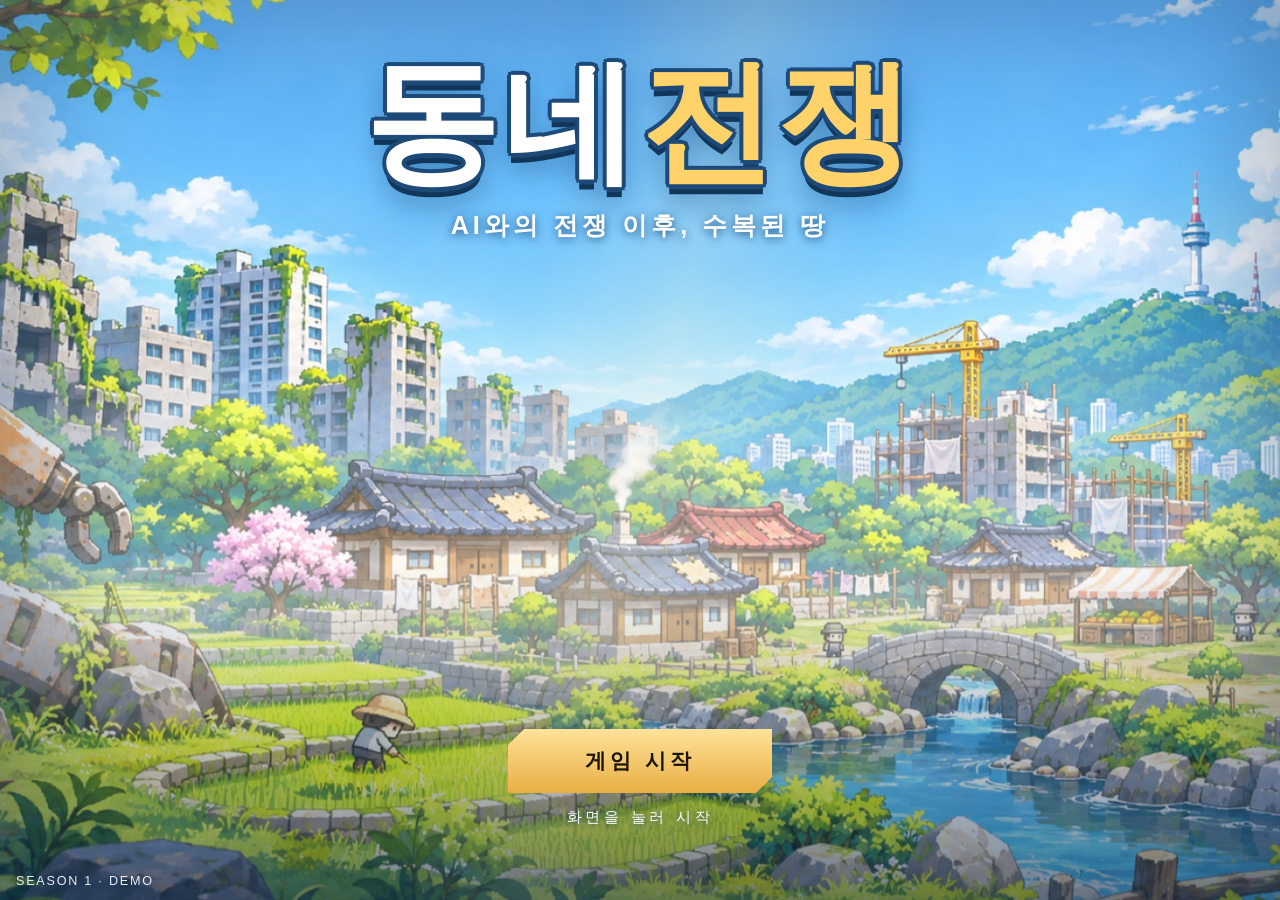
<file: index.html>
<!doctype html>
<html lang="ko"><head><meta charset="utf-8"><meta name="viewport" content="width=device-width,initial-scale=1">
<title>동네전쟁 지도 시안</title>
<link rel="stylesheet" href="style.css?v=19"></head><body>
<canvas id="cv"></canvas>
<div id="hud">
  <div class="top">
    <div class="glass season"><b>동네<em>전쟁</em></b><small>SEASON 1 · WEEK 1</small></div>
    <div class="glass crumbs" id="crumb"></div>
    <div class="sp"></div>
    <div class="glass chip"><svg viewBox="0 0 24 24" fill="none" stroke="#6fe3ff" stroke-width="2"><path d="M5 21V4h12l-2 4 2 4H5"/></svg><div><div class="k">수복 지역</div><div class="v" id="sOpen">2/16</div></div></div>
    <div class="glass chip"><svg viewBox="0 0 24 24" fill="none" stroke="#f0c46a" stroke-width="2"><circle cx="9" cy="8" r="3.5"/><path d="M2 20c0-4 3-6 7-6s7 2 7 6M17 5a3.5 3.5 0 0 1 0 7M19 20c0-3-1-4.5-3-5.5"/></svg><div><div class="k">인구 (DEMO)</div><div class="v"><span id="sPop">0</span><span class="d">▲ 300</span></div></div></div>
    <div class="glass chip opt"><svg viewBox="0 0 24 24" fill="none" stroke="#7dffb2" stroke-width="2"><path d="M3 20h18M5 20V9l7-5 7 5v11M10 20v-6h4v6"/></svg><div><div class="k">건물 (DEMO)</div><div class="v" id="sBld">0</div></div></div>
  </div>
  <div class="glass" id="side"></div>
  <div class="glass" id="mini"><div class="t">MINIMAP</div><canvas id="mc"></canvas></div>
  <div class="glass" id="ticker"><b><span class="dot"></span>LIVE</b><span id="tk">AI 신호 감지: 충청권 경계에서 이상 활동. 수복 지역은 방어 태세를 유지합니다.</span></div>
  <button id="act"><div><small>다음 수복 작전</small>신청 게시글 열기</div><svg width="22" height="22" viewBox="0 0 24 24" fill="none" stroke="#1a1405" stroke-width="2.4"><path d="M5 12h14M13 6l6 6-6 6"/></svg></button>
  <div class="glass" id="toast"></div>
</div>
<div id="title">
  <div class="bg" id="tbg"></div><div class="mist m1"></div><div class="mist m2"></div><div class="sweep"></div><div class="vig"></div>
  <div class="logo"><h1>동네<em>전쟁</em></h1><p>AI와의 전쟁 이후, 수복된 땅</p></div>
  <div class="start"><button class="btn" id="startBtn">게임 시작</button><div class="hintt">화면을 눌러 시작</div></div>
  <div class="ver">SEASON 1 · DEMO</div>
</div>
<script src="app.js?v=19"></script>
<script src="terrain.js?v=19"></script>
<script src="landmarks.js?v=19"></script>
<script src="card.js?v=19"></script>
</body></html>
</file>
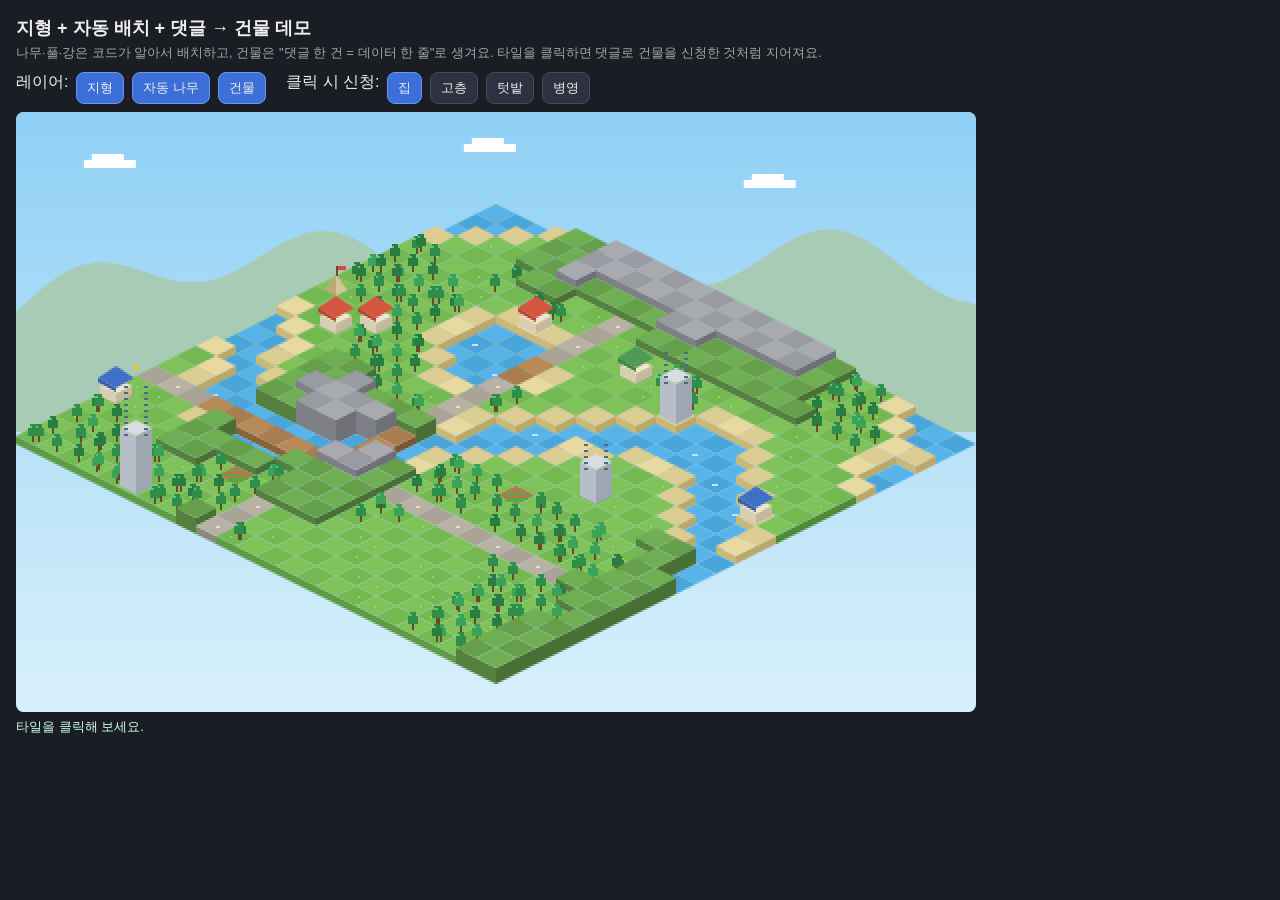
<file: demo/terrain.html>
<!doctype html>
<html lang="ko"><head><meta charset="utf-8"><meta name="viewport" content="width=device-width,initial-scale=1">
<title>지형·자동 배치 데모</title>
<style>
body{margin:0;background:#1b1d24;color:#eee;font-family:-apple-system,"Apple SD Gothic Neo",sans-serif;padding:16px}
h1{font-size:18px;margin:0 0 4px}p.s{margin:0 0 10px;color:#9aa;font-size:13px}
.bar{display:flex;flex-wrap:wrap;gap:8px;margin:8px 0}
button{background:#2d3140;color:#eee;border:1px solid #444a5e;border-radius:8px;padding:6px 10px;font-size:13px;cursor:pointer}
button.on{background:#3d6fd8;border-color:#6a95f0}
canvas{width:100%;max-width:960px;display:block;image-rendering:pixelated;border-radius:8px;background:#9bd4f2}
#log{font-size:13px;color:#cfe;min-height:20px;margin-top:6px}
</style></head><body>
<h1>지형 + 자동 배치 + 댓글 → 건물 데모</h1>
<p class="s">나무·풀·강은 코드가 알아서 배치하고, 건물은 "댓글 한 건 = 데이터 한 줄"로 생겨요. 타일을 클릭하면 댓글로 건물을 신청한 것처럼 지어져요.</p>
<div class="bar">
<span>레이어:</span>
<button id="l1" class="on">지형</button><button id="l2" class="on">자동 나무</button><button id="l3" class="on">건물</button>
<span style="margin-left:12px">클릭 시 신청:</span>
<button class="bt on" data-t="house">집</button><button class="bt" data-t="tower">고층</button><button class="bt" data-t="farm">텃밭</button><button class="bt" data-t="tent">병영</button>
</div>
<canvas id="c" width="480" height="300"></canvas>
<div id="log">타일을 클릭해 보세요.</div>
<script>
const W=480,H=300,N=24,TW=20,TH=10,HZ=4,OX=W/2,OY=46;
const cv=document.getElementById('c'),g=cv.getContext('2d');
// ---------- 난수/노이즈 ----------
function hash(x,y,s){let h=(x*374761393+y*668265263+s*1442695041)|0;h=(h^(h>>>13))*1274126177|0;return((h^(h>>>16))>>>0)/4294967295}
function vnoise(x,y,s){const xi=Math.floor(x),yi=Math.floor(y),xf=x-xi,yf=y-yi;const u=xf*xf*(3-2*xf),v=yf*yf*(3-2*yf);
 const a=hash(xi,yi,s),b=hash(xi+1,yi,s),c=hash(xi,yi+1,s),d=hash(xi+1,yi+1,s);return a+(b-a)*u+(c-a)*v+(a-b-c+d)*u*v}
const fbm=(x,y,s)=>vnoise(x,y,s)*.6+vnoise(x*2,y*2,s+1)*.3+vnoise(x*4,y*4,s+2)*.1;
// ---------- 지형 생성 ----------
const T=[];// {type,h,forest}
for(let y=0;y<N;y++){T[y]=[];for(let x=0;x<N;x++){
  const e=fbm(x*.13,y*.13,3),f=fbm(x*.2,y*.2,9);
  const rd=Math.abs(y-(12+5*Math.sin(x*.28)))<1.4;
  let type='grass',h=1;
  if(rd||e<.3)type='water',h=0;
  else if(e>.7)type='rock',h=3;else if(e>.6)type='hill',h=2;
  T[y][x]={type,h,forest:type==='grass'&&f>.56};
}}
for(let y=0;y<N;y++)for(let x=0;x<N;x++){const t=T[y][x];if(t.type!=='grass')continue;
  for(const[dx,dy]of[[1,0],[-1,0],[0,1],[0,-1]]){const n=T[y+dy]&&T[y+dy][x+dx];if(n&&n.type==='water'){t.type='sand';t.forest=false}}}
// 도로(가로 y=17, 세로 x=9) / 강 위는 다리
for(let i=0;i<N;i++){for(const[x,y]of[[i,17],[9,i]]){const t=T[y][x];if(t.type==='water')t.type='bridge',t.h=1;else if(t.type!=='rock'&&t.type!=='hill'){t.type='road';t.forest=false}}}
// ---------- 건물 데이터 (이게 "댓글 집계 결과" 에 해당) ----------
const B=[];
function canBuild(x,y){const t=T[y]&&T[y][x];return t&&(t.type==='grass'||t.type==='sand')&&!B.some(b=>b.x===x&&b.y===y)}
function add(x,y,type,floors,who,anim=true){if(!canBuild(x,y))return false;T[y][x].forest=false;B.push({x,y,type,floors,who,t0:anim?performance.now():-1e9});return true}
const seed=[['house',2],['house',2],['house',2],['house',2],['farm',1],['farm',1],['tent',1],['tower',6],['tower',9],['tower',5],['house',2],['house',2]];
let k=0;for(const[t,f]of seed){for(let tries=0;tries<400;tries++){const x=(hash(k,tries,5)*N)|0,y=(hash(k,tries,6)*N)|0;if(Math.abs(x-9)<=2||Math.abs(y-17)<=2||true){if(add(x,y,t,f,'기존',false))break}}k++}
// ---------- 그리기 ----------
const COL={grass:['#7fc25a','#74b851'],sand:['#e8d9a0','#dccd92'],road:['#b9b2a4','#aaa497'],bridge:['#b88a58','#a97d4e'],water:['#58b4e8','#4aa5da'],hill:['#6fae52','#659f49'],rock:['#a9aab0','#9a9ba2']};
const SIDE={grass:['#5e9b45','#4f8a3a'],sand:['#c9b878','#b9a86a'],road:['#8d877b','#7d776c'],bridge:['#8a6238','#7a5530'],water:['#3a8fc4','#3a8fc4'],hill:['#557f3f','#487035'],rock:['#7e7f86','#6f7077']};
const sx=(x,y)=>OX+(x-y)*TW/2, sy=(x,y,h)=>OY+(x+y)*TH/2-h*HZ;
function poly(pts,col){g.fillStyle=col;g.beginPath();g.moveTo(pts[0][0],pts[0][1]);for(let i=1;i<pts.length;i++)g.lineTo(pts[i][0],pts[i][1]);g.closePath();g.fill()}
function diamond(x,y,h,col,sc=1){const cx=sx(x,y),cy=sy(x,y,h);poly([[cx,cy],[cx+TW/2*sc,cy+TH/2*sc],[cx,cy+TH*sc],[cx-TW/2*sc,cy+TH/2*sc]],col)}
function sides(x,y,h,c1,c2,depth){const cx=sx(x,y),cy=sy(x,y,h),d=depth*HZ;
 poly([[cx-TW/2,cy+TH/2],[cx,cy+TH],[cx,cy+TH+d],[cx-TW/2,cy+TH/2+d]],c1);poly([[cx+TW/2,cy+TH/2],[cx,cy+TH],[cx,cy+TH+d],[cx+TW/2,cy+TH/2+d]],c2)}
function box(x,y,h,hp,c){const cx=sx(x,y),cy=sy(x,y,h)-hp,s=.8;const w=TW/2*s,t=TH/2*s;
 poly([[cx-w,cy+TH/2],[cx,cy+TH/2+t],[cx,cy+TH/2+t+hp],[cx-w,cy+TH/2+hp]],c[1]);
 poly([[cx+w,cy+TH/2],[cx,cy+TH/2+t],[cx,cy+TH/2+t+hp],[cx+w,cy+TH/2+hp]],c[2]);
 poly([[cx,cy+TH/2-t],[cx+w,cy+TH/2],[cx,cy+TH/2+t],[cx-w,cy+TH/2]],c[0]);return{cx,cy:cy+TH/2,w,t}}
function tree(x,y,h,i){const cx=sx(x,y)+((hash(x,y,i)-.5)*6|0),cy=sy(x,y,h)+TH/2+((hash(x,y,i+7)-.5)*3|0);
 g.fillStyle='#6b4a2c';g.fillRect(cx,cy,1,3);const c=['#2f8f4a','#3aa357','#2a7d41'][(hash(x,y,i+3)*3)|0];
 g.fillStyle=c;g.fillRect(cx-2,cy-4,5,4);g.fillRect(cx-1,cy-6,3,2);g.fillStyle='#5dc47a';g.fillRect(cx-1,cy-5,1,1)}
const layers={1:true,2:true,3:true};
function drawTile(x,y,time){const t=T[y][x],col=COL[t.type][(x+y)&1];
 const nr=T[y][x+1]?T[y][x+1].h:0,nl=T[y+1]?T[y+1][x].h:0;
 const dR=t.h-nr,dL=t.h-nl;
 if(t.type!=='water'){if(dL>0)sides(x,y,t.h,SIDE[t.type][0],SIDE[t.type][1],0);// placeholder
  const cx=sx(x,y),cy=sy(x,y,t.h);
  if(dL>0)poly([[cx-TW/2,cy+TH/2],[cx,cy+TH],[cx,cy+TH+dL*HZ],[cx-TW/2,cy+TH/2+dL*HZ]],SIDE[t.type][0]);
  if(dR>0)poly([[cx+TW/2,cy+TH/2],[cx,cy+TH],[cx,cy+TH+dR*HZ],[cx+TW/2,cy+TH/2+dR*HZ]],SIDE[t.type][1])}
 diamond(x,y,t.h,col);
 if(t.type==='water'&&((Math.floor(time/500)+x*3+y*5)%11===0)){const cx=sx(x,y),cy=sy(x,y,0);g.fillStyle='#bfe6fa';g.fillRect(cx-2,cy+TH/2,3,1)}
 if(t.type==='road'&&(x+y)%2===0){const cx=sx(x,y),cy=sy(x,y,t.h);g.fillStyle='#e6e0d0';g.fillRect(cx,cy+TH/2,2,1)}
 if(t.type==='grass'&&hash(x,y,2)>.7){const cx=sx(x,y),cy=sy(x,y,t.h);g.fillStyle='#93d46f';g.fillRect(cx+((hash(x,y,4)*8-4)|0),cy+TH/2,1,1)}}
function drawBuilding(b,time){const t=T[b.y][b.x];let p=1;if(b.t0>0){p=Math.min(1,(time-b.t0)/500);p=1-Math.pow(1-p,3)}
 const h=t.h;
 if(b.type==='house'){const hp=Math.round(5*p);const o=box(b.x,b.y,h,hp,['#f1e6cf','#d9cdb2','#c4b99d']);
  const ry=o.cy-hp*0+ -0;const rc=[['#d6553f','#b8432f'],['#3f6fc7','#335aa3'],['#4f9a55','#3e7f44']][(b.x+b.y)%3];
  poly([[o.cx-o.w-1,o.cy-hp+TH/2*0+1+hp*0],[o.cx,o.cy-hp-5*p],[o.cx+o.w+1,o.cy-hp+1],[o.cx,o.cy-hp+o.t+2]].map(a=>[a[0],a[1]+hp*0-0]),rc[0]);
  poly([[o.cx-o.w-1,o.cy-hp+1],[o.cx,o.cy-hp+o.t+2],[o.cx,o.cy-hp+o.t+4],[o.cx-o.w-1,o.cy-hp+3]],rc[1])}
 else if(b.type==='tower'){const fl=Math.max(1,Math.round(b.floors*p)),hp=fl*3+2;
  const o=box(b.x,b.y,h,hp,['#d8dde3','#b7bec8','#9ea6b2']);
  g.fillStyle='#4a6a8c';for(let i=0;i<fl;i++){g.fillRect(o.cx-o.w+2,o.cy-hp+TH/2+3+i*3+ -TH/2+TH/2-(0)+ -0 -0 +0,2,1);g.fillRect(o.cx+o.w-4,o.cy-hp+TH/2+3+i*3+0 -TH/2+TH/2,2,1)}
  if(b.floors>=8){g.fillStyle='#e8c34a';g.fillRect(o.cx-1,o.cy-hp-3,2,3)}}
 else if(b.type==='farm'){diamond(b.x,b.y,h,'#a97d4e',.9);for(let i=-2;i<=2;i++){const cx=sx(b.x,b.y),cy=sy(b.x,b.y,h)+TH/2;g.fillStyle='#5aa83f';g.fillRect(cx+i*2-1,cy-1+Math.abs(i)*0,2,1);g.fillRect(cx+i*2,cy+1,2,1);g.fillRect(cx+i*2-2,cy+2,2,1)}}
 else if(b.type==='tent'){const cx=sx(b.x,b.y),cy=sy(b.x,b.y,h)+TH/2+2;const s=p;poly([[cx-7,cy+2],[cx,cy-8*s],[cx+7,cy+2],[cx,cy+5]],'#d7c49a');poly([[cx-7,cy+2],[cx,cy+5],[cx,cy-8*s]],'#bda877');g.fillStyle='#6b4a2c';g.fillRect(cx,cy-12*s,1,5*s);g.fillStyle='#e0463a';g.fillRect(cx+1,cy-12*s,4,2)}}
let hover=null,bt='house',t0=0;
function frame(time){
 g.imageSmoothingEnabled=false;
 const sky=g.createLinearGradient(0,0,0,H);sky.addColorStop(0,'#8fd0f5');sky.addColorStop(1,'#d9f0fb');g.fillStyle=sky;g.fillRect(0,0,W,H);
 // 먼 산 실루엣
 g.fillStyle='#a8cbb5';g.beginPath();g.moveTo(0,120);for(let x=0;x<=W;x+=8)g.lineTo(x,100-30*Math.abs(Math.sin(x*.012))-12*Math.sin(x*.05));g.lineTo(W,160);g.lineTo(0,160);g.fill();
 // 먼 구름
 g.fillStyle='#fff';[[60,24],[250,16],[390,34]].forEach(([x,y])=>{x=(x+time*.003)%(W+60)-30;g.fillRect(x,y,26,4);g.fillRect(x+4,y-3,16,3)});
 const items=[];
 for(let s=0;s<2*N-1;s++)for(let y=0;y<N;y++){const x=s-y;if(x<0||x>=N)continue;
  if(layers[1])drawTile(x,y,time);
  if(layers[2]&&T[y][x].forest){const n=1+((hash(x,y,1)*2)|0);for(let i=0;i<n;i++)tree(x,y,T[y][x].h,i)}
  if(layers[3]){const b=B.find(b=>b.x===x&&b.y===y);if(b)drawBuilding(b,time)}
  if(hover&&hover.x===x&&hover.y===y){g.globalAlpha=.45;diamond(x,y,T[y][x].h,canBuild(x,y)?'#fff':'#e33');g.globalAlpha=1}
 }
 requestAnimationFrame(frame)}
requestAnimationFrame(frame);
// ---------- 입력 ----------
function pick(e){const r=cv.getBoundingClientRect(),mx=(e.clientX-r.left)*W/r.width,my=(e.clientY-r.top)*H/r.height;
 const dx=mx-OX,dy=my-OY+HZ*1-TH/2;const a=dx/(TW/2),b=dy/(TH/2);const x=Math.round((a+b)/2),y=Math.round((b-a)/2);
 return(x>=0&&y>=0&&x<N&&y<N)?{x,y}:null}
cv.addEventListener('mousemove',e=>hover=pick(e));cv.addEventListener('mouseleave',()=>hover=null);
const names=['민수','지은','현우','서연','도윤','하준'],gu=['마포구','종로구','강서구','성동구','송파구','관악구'];
cv.addEventListener('click',e=>{const p=pick(e);if(!p)return;const lab={house:'집',tower:'고층',farm:'텃밭',tent:'병영'}[bt];
 const fl=bt==='tower'?4+((Math.random()*6)|0):bt==='house'?2:1;
 const ok=add(p.x,p.y,bt,fl,'신청');const who=names[(Math.random()*6)|0],area=gu[(Math.random()*6)|0];
 document.getElementById('log').textContent=ok?`댓글 "${area} / ${who} / ${lab}" → 건물 1개 생성 (데이터 한 줄 추가)`:'여기는 지을 수 없는 칸이에요 (물·산·도로·이미 건물).'});
document.querySelectorAll('.bt').forEach(b=>b.onclick=()=>{document.querySelectorAll('.bt').forEach(x=>x.classList.remove('on'));b.classList.add('on');bt=b.dataset.t});
[1,2,3].forEach(i=>document.getElementById('l'+i).onclick=e=>{layers[i]=!layers[i];e.target.classList.toggle('on',layers[i])});
</script></body></html>
</file>
<file: style.css>
:root{--sl:env(safe-area-inset-left,0px);--sr:env(safe-area-inset-right,0px);--st:env(safe-area-inset-top,0px);--sb:env(safe-area-inset-bottom,0px);--cy:#6fe3ff;--gold:#f0c46a;--ink:#0d1b2c;--txt:#eaf6ff;--mut:#93aac0;--red:#ff5d73}
*{box-sizing:border-box}
html,body{height:100%;margin:0;overflow:hidden;background:#9bd8ef}
body{word-break:keep-all;overflow-wrap:break-word;line-break:strict;font-family:"Pretendard Variable",Pretendard,-apple-system,"Apple SD Gothic Neo","Noto Sans KR",sans-serif;color:var(--txt);-webkit-font-smoothing:antialiased;letter-spacing:-.01em}
#cv{position:fixed;inset:0;width:100%;height:100%;display:block}
#hud{position:fixed;inset:0;pointer-events:none}
#hud>*{pointer-events:auto}
/* 반투명 면취(chamfer) 패널 */
.glass{position:relative;background:linear-gradient(180deg,rgba(16,34,56,.80),rgba(10,24,42,.74));backdrop-filter:blur(4px);-webkit-backdrop-filter:blur(4px);
  clip-path:polygon(12px 0,100% 0,100% calc(100% - 12px),calc(100% - 12px) 100%,0 100%,0 12px);color:var(--txt)}
.glass::before{content:"";position:absolute;inset:0;pointer-events:none;clip-path:inherit;padding:1px;
  background:linear-gradient(135deg,rgba(111,227,255,.85),rgba(111,227,255,.06) 45%,rgba(240,196,106,.65));
  -webkit-mask:linear-gradient(#000 0 0) content-box,linear-gradient(#000 0 0);-webkit-mask-composite:xor;mask-composite:exclude}
.glass::after{content:"";position:absolute;left:0;top:0;width:12px;height:12px;pointer-events:none;background:linear-gradient(135deg,transparent 49%,rgba(111,227,255,.8) 50%,transparent 53%)}
.top{position:fixed;top:calc(12px + var(--st));left:calc(14px + var(--sl));right:calc(14px + var(--sr));display:flex;gap:10px;align-items:stretch;pointer-events:none}
.top>*{pointer-events:auto}
.chip{display:flex;align-items:center;gap:9px;padding:8px 16px 8px 12px;min-height:40px}
.chip svg{width:18px;height:18px;flex:none}
.chip .k{font-size:10px;color:var(--mut);letter-spacing:.14em;line-height:1}
.chip .v{font-size:17px;font-weight:700;font-variant-numeric:tabular-nums;line-height:1.1}
.chip .d{font-size:11px;color:#7dffb2;margin-left:2px;animation:blink 1.6s steps(2,end) infinite}
.season{padding:8px 18px;display:flex;flex-direction:column;justify-content:center}
.season b{font-size:16px;letter-spacing:.06em}.season b em{font-style:normal;color:var(--gold)}
.season small{font-size:10px;color:var(--mut);letter-spacing:.18em}
.sp{flex:1}
.crumbs{display:flex;align-items:center;gap:6px;padding:0 14px;font-size:13px;color:var(--mut)}
.crumbs button{all:unset;cursor:pointer;color:var(--txt);padding:4px 6px}
.crumbs button:hover{color:var(--cy)}
.crumbs button.cur{color:var(--gold);cursor:default}
@keyframes blink{50%{opacity:.2}}
@keyframes glow{50%{box-shadow:0 0 26px rgba(240,196,106,.75)}}
.dot{display:inline-block;width:8px;height:8px;background:var(--red);margin-right:8px;animation:blink 1s steps(2,end) infinite;box-shadow:0 0 8px var(--red)}
.dot.g{background:#46ffa0;box-shadow:0 0 8px #46ffa0}
#side{position:fixed;top:calc(66px + var(--st));right:calc(14px + var(--sr));width:310px;bottom:calc(86px + var(--sb));padding:16px 16px 12px;overflow:auto;transition:transform .35s}
#side.hide{transform:translateX(calc(340px + var(--sr)))}
.eyebrow{font-size:10px;letter-spacing:.2em;color:var(--cy);display:flex;align-items:center}
#side h2{margin:6px 0 2px;font-size:26px;letter-spacing:-.02em;text-shadow:0 0 18px rgba(111,227,255,.35)}
.sub{font-size:12px;color:var(--mut);line-height:1.55}
.hr{height:1px;background:linear-gradient(90deg,rgba(111,227,255,.6),transparent);margin:12px 0}
.kv{display:flex;justify-content:space-between;align-items:center;padding:6px 0;font-size:13px;color:#c5d6e6}
.kv b{font-size:15px;color:#fff;font-variant-numeric:tabular-nums}
.bar{height:6px;background:rgba(255,255,255,.1);margin-top:4px;position:relative;overflow:hidden}
.bar i{position:absolute;inset:0 auto 0 0;background:linear-gradient(90deg,var(--cy),#7dffb2)}
.rank{display:flex;flex-direction:column;gap:1px;max-height:240px;overflow:auto;margin:0 -6px}
.rank button{all:unset;cursor:pointer;display:grid;grid-template-columns:24px 1fr auto;gap:8px;padding:6px;font-size:13px;color:#c5d6e6;border-left:2px solid transparent}
.rank button:hover{background:rgba(111,227,255,.1)}
.rank button.on{background:rgba(240,196,106,.14);border-left-color:var(--gold);color:#fff}
.rank i{font-style:normal;font-size:11px;color:var(--mut)}
.go{all:unset;cursor:pointer;display:flex;justify-content:space-between;align-items:center;margin-top:12px;padding:12px 14px;font-weight:800;font-size:14px;color:#1a1405;background:linear-gradient(180deg,#ffe29a,#e9ae43);clip-path:polygon(10px 0,100% 0,100% calc(100% - 10px),calc(100% - 10px) 100%,0 100%,0 10px);animation:glow 2.2s ease-in-out infinite}
.go:hover{filter:brightness(1.08)}
.note{font-size:10.5px;color:#7890a6;line-height:1.55;margin-top:14px}
#mini{position:fixed;left:calc(14px + var(--sl));bottom:calc(14px + var(--sb));width:190px;height:180px;padding:6px}
#mini canvas{width:100%;height:100%;display:block;cursor:pointer}
#mini .t{position:absolute;left:20px;top:6px;font-size:9px;letter-spacing:.2em;color:var(--cy)}
#ticker{position:fixed;left:calc(218px + var(--sl));right:calc(340px + var(--sr));min-width:0;bottom:calc(14px + var(--sb));height:44px;display:flex;align-items:center;padding:0 16px;font-size:13px}
#ticker b{color:var(--gold);margin-right:10px;letter-spacing:.1em;font-size:11px}
#act{position:fixed;right:calc(14px + var(--sr));bottom:calc(14px + var(--sb));width:310px;height:58px;padding:0 18px;display:flex;align-items:center;justify-content:space-between;cursor:pointer;border:0;color:#1a1405;font-weight:800;font-size:15px;
  background:linear-gradient(180deg,#ffe29a,#e9ae43);clip-path:polygon(14px 0,100% 0,100% calc(100% - 14px),calc(100% - 14px) 100%,0 100%,0 14px);animation:glow 2.2s ease-in-out infinite}
#act small{display:block;font-size:10px;letter-spacing:.14em;opacity:.7;font-weight:700}
.banner{position:fixed;transform:translate(-50%,-100%);padding:5px 12px 5px 10px;font-size:12px;font-weight:700;white-space:nowrap;display:flex;align-items:center;gap:8px;cursor:pointer;
  background:linear-gradient(180deg,rgba(16,34,56,.86),rgba(10,24,42,.8));clip-path:polygon(8px 0,100% 0,100% calc(100% - 8px),calc(100% - 8px) 100%,0 100%,0 8px);box-shadow:none}
.banner span{color:var(--gold);font-variant-numeric:tabular-nums;font-size:11px}
.banner.ai{color:#9ab4cc;background:rgba(10,18,32,.7);font-weight:600}
.banner.on{background:linear-gradient(180deg,rgba(240,196,106,.95),rgba(220,160,60,.92));color:#1a1405}.banner.on span{color:#4a3200}
#toast{position:fixed;left:50%;top:calc(72px + var(--st));transform:translateX(-50%);max-width:min(92vw,520px);padding:10px 18px;font-size:13px;line-height:1.5;text-align:center;white-space:normal;opacity:0;transition:opacity .25s;pointer-events:none}
#toast.on{opacity:1}
/* ---------- 타이틀 화면 ---------- */
#title{position:fixed;inset:0;z-index:50;overflow:hidden;background:#7fc4ee;cursor:pointer;transition:opacity .9s ease,transform .9s ease}
#title.out{opacity:0;transform:scale(1.06);pointer-events:none}
#title .bg{position:absolute;inset:-4%;background:url(assets/keyart.jpg) center/cover no-repeat;animation:drift 28s ease-in-out infinite alternate;will-change:transform}
@keyframes drift{from{transform:scale(1.04) translate(-1%,0)}to{transform:scale(1.1) translate(1%,-1%)}}
#title .mist{position:absolute;left:-20%;width:140%;height:34%;pointer-events:none;filter:blur(24px);opacity:.55;
  background:radial-gradient(ellipse at 20% 50%,rgba(255,255,255,.9),transparent 55%),radial-gradient(ellipse at 70% 40%,rgba(255,255,255,.8),transparent 50%)}
#title .m1{bottom:14%;animation:mist 40s linear infinite}
#title .m2{bottom:32%;opacity:.35;animation:mist 62s linear infinite reverse}
@keyframes mist{from{transform:translateX(-6%)}to{transform:translateX(6%)}}
#title .sweep{position:absolute;inset:0;pointer-events:none;background:linear-gradient(105deg,transparent 40%,rgba(255,250,220,.22) 50%,transparent 60%);animation:sweep 9s ease-in-out infinite}
@keyframes sweep{0%{transform:translateX(-60%)}100%{transform:translateX(60%)}}
#title .vig{position:absolute;inset:0;pointer-events:none;box-shadow:inset 0 0 160px rgba(10,40,80,.45);background:linear-gradient(180deg,rgba(255,255,255,.18),transparent 28%,transparent 62%,rgba(8,30,60,.45))}
#title .logo{position:absolute;left:50%;top:clamp(14px,6vh,72px);transform:translateX(-50%);width:max-content;max-width:calc(100vw - 32px);text-align:center;pointer-events:none}
#title .logo h1{margin:0;font-size:clamp(46px,min(10.5vw,17vh),190px);font-weight:900;letter-spacing:.03em;line-height:1;color:#fff;white-space:nowrap;
  text-shadow:-3px -3px 0 #1d4a78,3px -3px 0 #1d4a78,-3px 3px 0 #1d4a78,3px 3px 0 #1d4a78,0 -4px 0 #1d4a78,0 5px 0 #1d4a78,-4px 0 0 #1d4a78,4px 0 0 #1d4a78,0 10px 0 #123659,0 16px 30px rgba(10,50,100,.5)}
#title .logo h1 em{font-style:normal;color:#ffd36a}
#title .logo p{margin:clamp(10px,2vh,18px) auto 0;max-width:min(92vw,32em);font-size:clamp(12px,min(2.9vw,2.8vh),30px);letter-spacing:.16em;line-height:1.55;text-wrap:balance;color:#fff;text-shadow:0 2px 10px rgba(10,50,100,.8);font-weight:700}
#title .start{position:absolute;left:50%;bottom:calc(var(--sb) + clamp(22px,8vh,84px));transform:translateX(-50%);display:flex;flex-direction:column;align-items:center;gap:clamp(8px,1.6vh,14px)}
#title .btn{all:unset;cursor:pointer;padding:clamp(11px,2vh,24px) clamp(34px,6vw,96px);font-weight:900;font-size:clamp(15px,2.3vh,30px);letter-spacing:.2em;white-space:nowrap;color:#1a1405;background:linear-gradient(180deg,#ffe29a,#e9ae43);
  clip-path:polygon(16px 0,100% 0,100% calc(100% - 16px),calc(100% - 16px) 100%,0 100%,0 16px);animation:glow 2.2s ease-in-out infinite}
#title .hintt{color:#fff;font-size:clamp(11px,1.7vh,19px);letter-spacing:.24em;white-space:nowrap;text-shadow:0 2px 8px rgba(10,50,100,.8);animation:blink 1.6s steps(2,end) infinite}
#title .ver{position:absolute;left:max(16px,var(--sl));bottom:max(12px,var(--sb));font-size:clamp(11px,1.4vh,15px);color:rgba(255,255,255,.9);letter-spacing:.14em;white-space:nowrap;text-shadow:0 1px 6px rgba(10,50,100,.9)}

/* ---------- 레이아웃 보정: 글자 줄바꿈·잘림 방지, 화면 크기별 대응 ---------- */
.chip,.season,.crumbs,.banner,#ticker,#act,.go,.kv{white-space:nowrap}
.chip .v,.chip .k{white-space:nowrap}
.top{flex-wrap:nowrap;overflow:hidden}
.crumbs{min-width:0;overflow:hidden}
.crumbs button{white-space:nowrap}
#side{overflow-y:auto;overflow-x:hidden;overscroll-behavior:contain}
#side .rank{max-height:min(280px,34vh);overflow-y:auto}
.sub,.hint,#side h2,#toast{text-wrap:balance}
.note{overflow-wrap:anywhere;text-wrap:pretty}
.kv span{min-width:0;overflow:hidden;text-overflow:ellipsis}
#ticker span#tk{overflow:hidden;text-overflow:ellipsis;white-space:nowrap}
.banner{max-width:190px;overflow:hidden;text-overflow:ellipsis}
.banner.hide{display:none}
@media(prefers-reduced-motion:reduce){*{animation:none!important;transition:none!important}}

/* 큰 화면: 상자 폭은 그대로 두고(지도 여백 계산과 맞춤) 글자만 키운다 */
@media(min-width:1700px){
  .chip .k{font-size:11px}.chip .v{font-size:20px}.season b{font-size:19px}.season small{font-size:11px}.crumbs{font-size:15px}
  #side h2{font-size:30px}.sub{font-size:14px}.kv{font-size:15px}.kv b{font-size:17px}.rank button{font-size:15px}.note{font-size:12px}.eyebrow{font-size:11px}
  #ticker{font-size:15px}#act{font-size:17px}.banner{font-size:13.5px}.banner span{font-size:12px}
}
/* 아주 큰 화면(2560급): 한 단계 더 키운다 */
@media(min-width:2200px){
  .chip .k{font-size:12px}.chip .v{font-size:24px}.chip svg{width:22px;height:22px}.season b{font-size:23px}.season small{font-size:12px}.crumbs{font-size:17px}
  #side h2{font-size:36px}.sub{font-size:16px}.kv{font-size:17px}.kv b{font-size:20px}.rank button{font-size:17px}.note{font-size:13.5px}.eyebrow{font-size:12px}
  #ticker{font-size:17px}#act{font-size:20px}#act small{font-size:12px}.banner{font-size:15.5px}.banner span{font-size:13.5px}.go{font-size:17px}
}
/* 좁은 데스크톱 */
@media(max-width:1180px){.chip .k{display:none}.chip{padding:8px 12px 8px 10px}.season small{display:none}}
@media(max-width:980px){.chip.opt{display:none}#side{width:268px}}
@media(max-width:900px){#ticker{display:none}#act{width:220px}}
/* 낮은 화면(가로 폰·작은 노트북): 미니맵 숨기고 하단 버튼 낮춤 */
@media(max-height:560px){
  #mini{display:none}.chip{min-height:34px}#act{height:46px;font-size:14px}#side{bottom:calc(68px + var(--sb));padding:10px 12px 8px}
  #side h2{font-size:21px;margin:2px 0 0}#side .eyebrow,#side .note{display:none}.hr{margin:7px 0}.kv{padding:3px 0}.rank button{padding:4px 6px}.go{margin-top:8px;padding:9px 12px}
}
/* 태블릿·폰 세로: 패널이 아래 시트로 */
@media(max-width:820px){
  .top{left:calc(8px + var(--sl));right:calc(8px + var(--sr));top:calc(8px + var(--st));gap:6px}
  .season b{font-size:14px}.season{padding:6px 12px}
  #side{top:auto;left:calc(8px + var(--sl));right:calc(8px + var(--sr));width:auto;bottom:calc(70px + var(--sb));height:36vh;transform:none}
  #side.hide{transform:translateY(120%)}
  #mini{display:none}#ticker{display:none}
  #act{left:calc(8px + var(--sl));right:calc(8px + var(--sr));bottom:calc(8px + var(--sb));width:auto;height:54px}
}
@media(max-width:820px) and (max-height:560px){#side{height:calc(100vh - 150px);min-height:120px}#act{height:44px}}
/* 아주 좁은 폰: 상단 칩 아이콘을 빼서 한 줄에 들어오게 */
@media(max-width:480px){
  .chip svg{display:none}.chip{padding:6px 10px;gap:6px}.chip .v{font-size:15px}
  .season{padding:6px 10px}.crumbs{padding:0 6px;font-size:12px}
}
</file>
